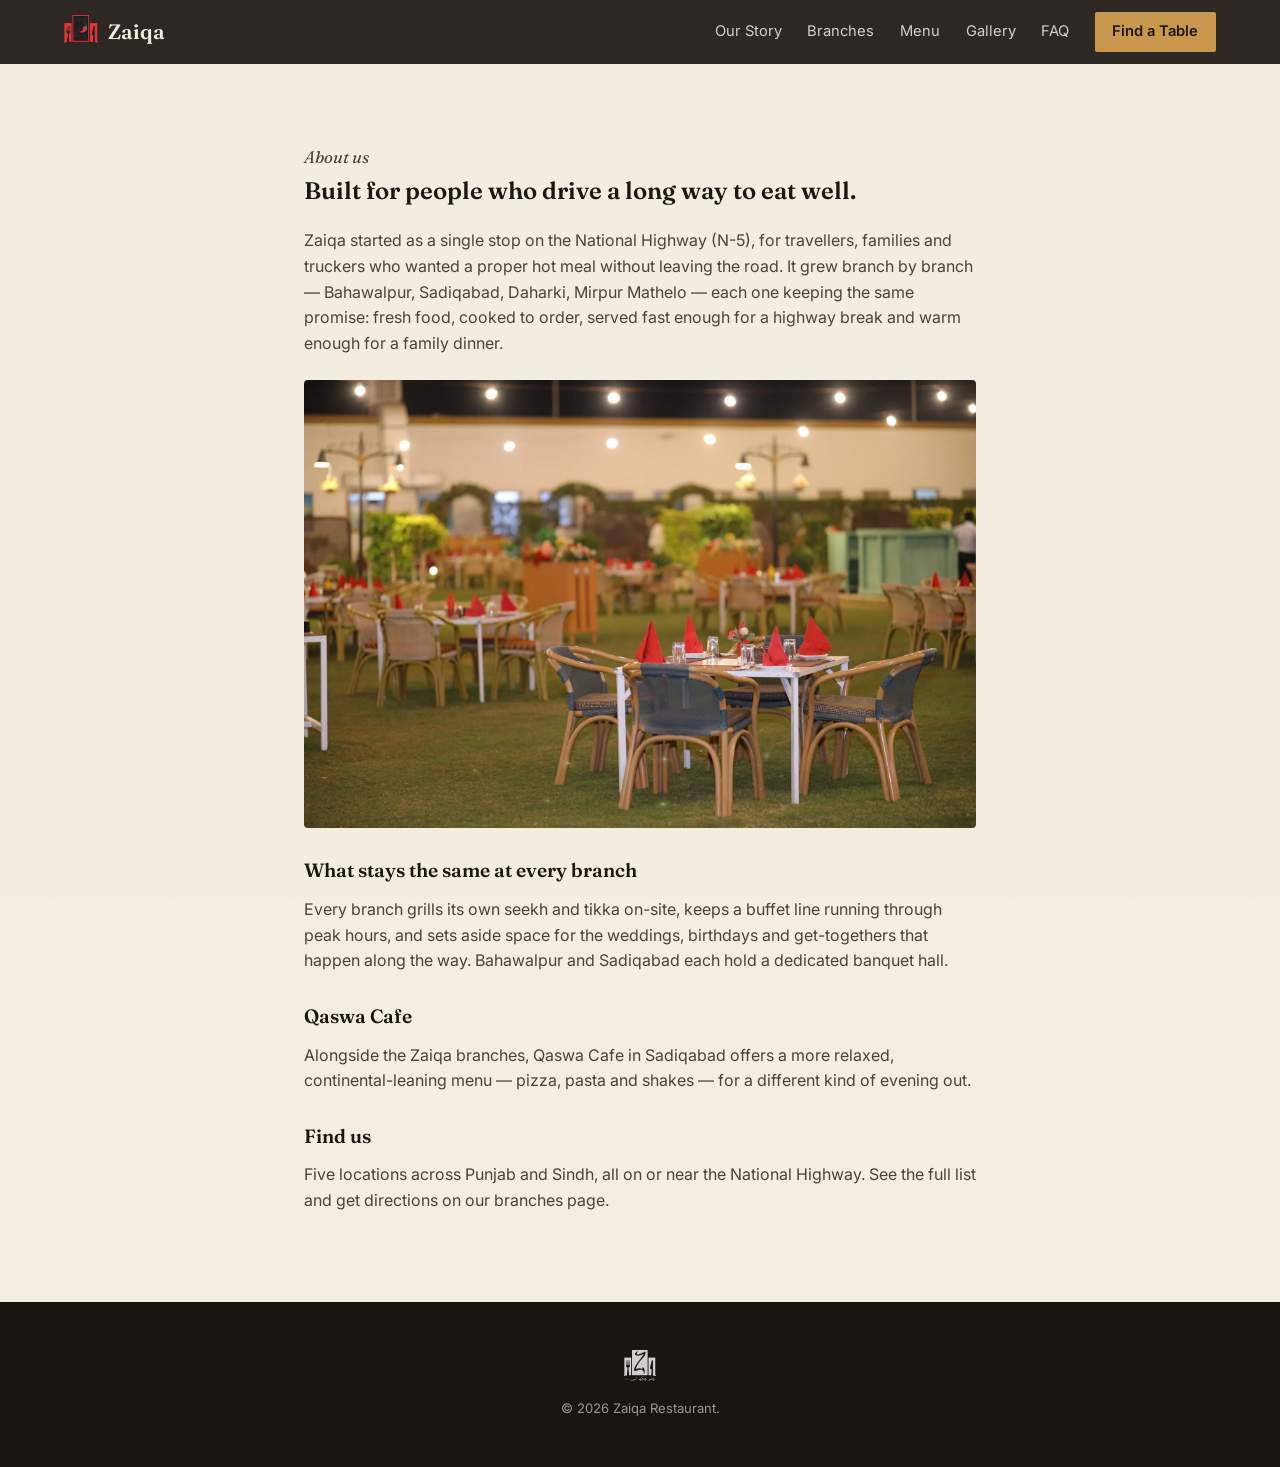
<file: about.html>
<!DOCTYPE html>
<html lang="en">
<head>
<meta charset="UTF-8" />
<meta name="viewport" content="width=device-width, initial-scale=1.0" />
<title>About Us — Zaiqa Restaurant</title>
<meta name="description" content="The story of Zaiqa Restaurant — from a single highway stop to five branches across Punjab and Sindh." />
<link rel="icon" type="image/x-icon" href="/favicon.ico">
<link rel="apple-touch-icon" href="/apple-touch-icon.png">
<link rel="preconnect" href="https://fonts.googleapis.com">
<link rel="preconnect" href="https://fonts.gstatic.com" crossorigin>
<link href="https://fonts.googleapis.com/css2?family=Fraunces:opsz,wght@9..144,400;9..144,500;9..144,600;9..144,700&family=Inter:wght@400;500;600&display=swap" rel="stylesheet">
<link rel="stylesheet" href="styles.css">
</head>
<body>
<div class="grain"></div>
<header class="site-header"><div class="header-inner">
  <a class="brand" href="/"><img src="images/logo.png" alt="Zaiqa Restaurant" class="brand-mark"><span class="brand-word">Zaiqa</span></a>
  <nav class="main-nav" id="mainNav">
    <a href="/#story">Our Story</a>
    <a href="/#route">Branches</a>
    <a href="/#menu">Menu</a>
    <a href="/#gallery">Gallery</a>
    <a href="/faq.html">FAQ</a>
    <a href="/#contact" class="nav-cta">Find a Table</a>
  </nav>
  <button class="nav-toggle" id="navToggle" aria-label="Open menu"><span></span><span></span><span></span></button>
</div></header>

<section class="legal-page">
  <p class="eyebrow-plain">About us</p>
  <h1>Built for people who drive a long way to eat well.</h1>
  <p>Zaiqa started as a single stop on the National Highway (N-5), for travellers, families and truckers who wanted a proper hot meal without leaving the road. It grew branch by branch — Bahawalpur, Sadiqabad, Daharki, Mirpur Mathelo — each one keeping the same promise: fresh food, cooked to order, served fast enough for a highway break and warm enough for a family dinner.</p>
  <img src="images/outdoor-dining.webp" alt="Zaiqa outdoor family dining" style="border-radius:4px;margin:1.5rem 0;">
  <h2>What stays the same at every branch</h2>
  <p>Every branch grills its own seekh and tikka on-site, keeps a buffet line running through peak hours, and sets aside space for the weddings, birthdays and get-togethers that happen along the way. Bahawalpur and Sadiqabad each hold a dedicated banquet hall.</p>
  <h2>Qaswa Cafe</h2>
  <p>Alongside the Zaiqa branches, Qaswa Cafe in Sadiqabad offers a more relaxed, continental-leaning menu — pizza, pasta and shakes — for a different kind of evening out.</p>
  <h2>Find us</h2>
  <p>Five locations across Punjab and Sindh, all on or near the National Highway. See the full list and get directions on our <a href="/#route">branches page</a>.</p>
</section>

<footer class="site-footer">
  <img src="images/logo.png" alt="Zaiqa Restaurant" class="footer-mark">
  <p>&copy; <span id="year"></span> Zaiqa Restaurant.</p>
</footer>
<script>
document.getElementById('year').textContent = new Date().getFullYear();
document.getElementById('navToggle').addEventListener('click', function(){ document.getElementById('mainNav').classList.toggle('open'); });
</script>
</body>
</html>
</file>
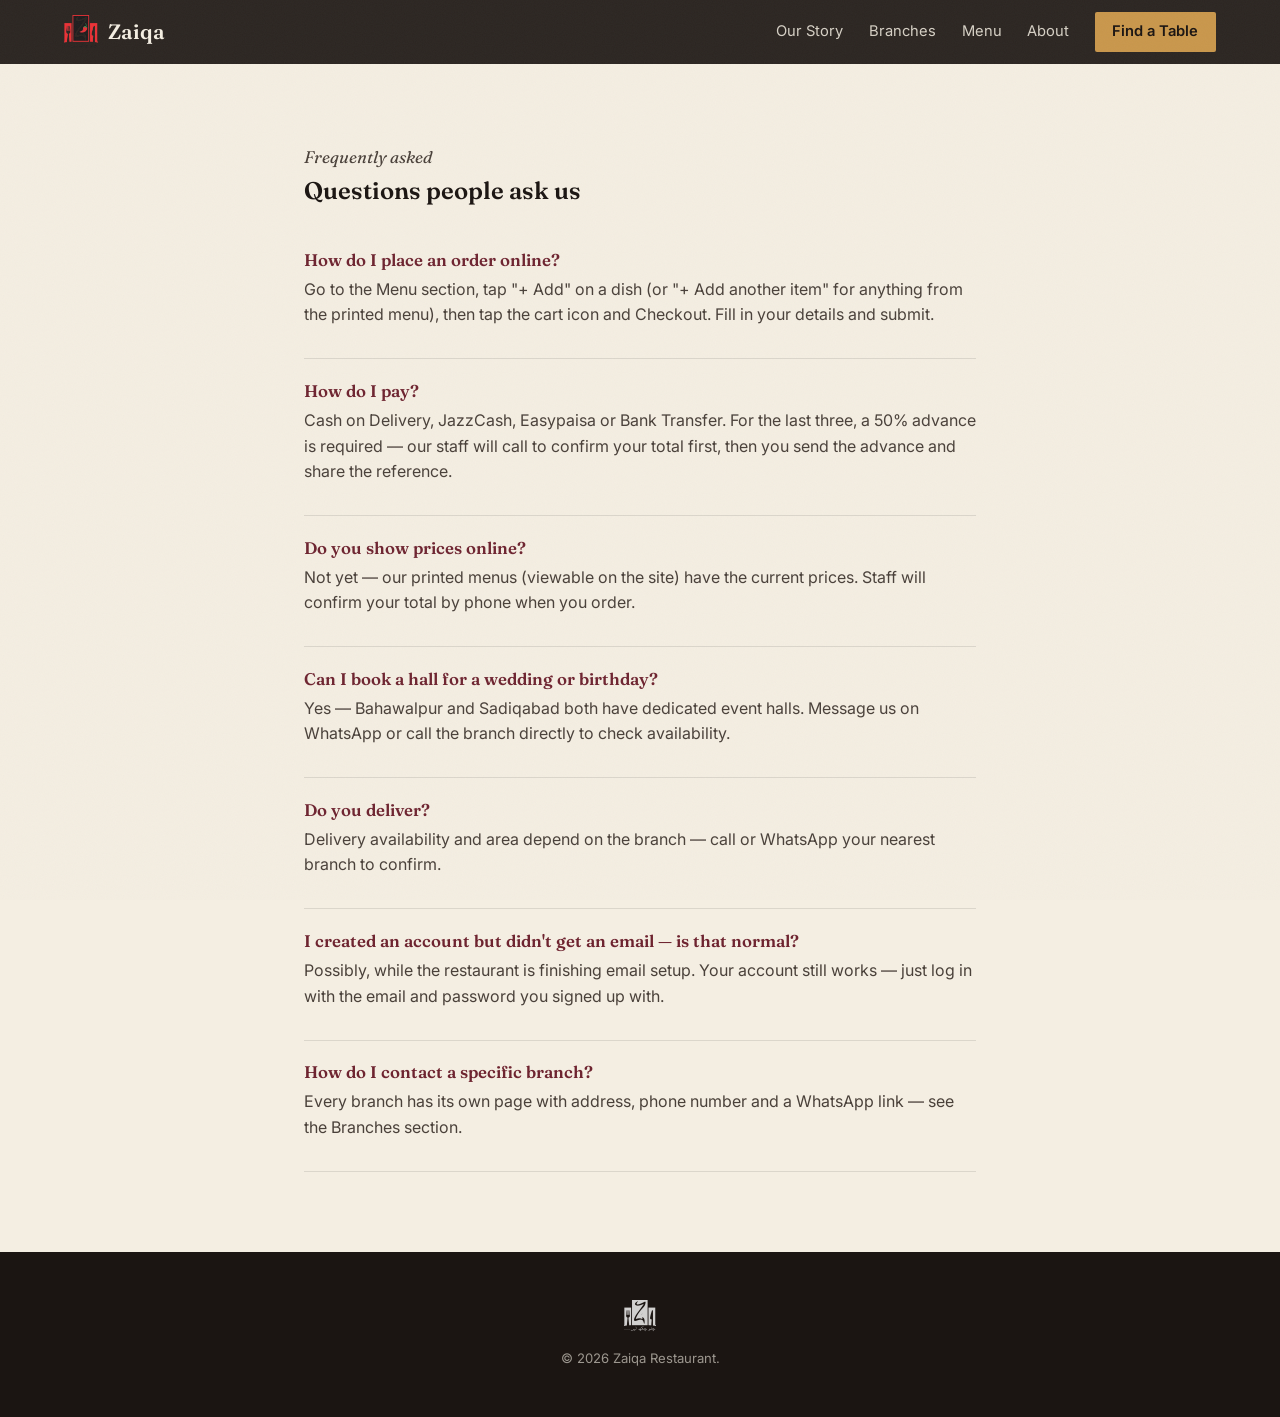
<file: faq.html>
<!DOCTYPE html>
<html lang="en">
<head>
<meta charset="UTF-8" />
<meta name="viewport" content="width=device-width, initial-scale=1.0" />
<title>FAQ — Zaiqa Restaurant</title>
<meta name="description" content="Common questions about ordering, payment, delivery and reservations at Zaiqa Restaurant." />
<link rel="icon" type="image/x-icon" href="/favicon.ico">
<link rel="apple-touch-icon" href="/apple-touch-icon.png">
<link rel="preconnect" href="https://fonts.googleapis.com">
<link rel="preconnect" href="https://fonts.gstatic.com" crossorigin>
<link href="https://fonts.googleapis.com/css2?family=Fraunces:opsz,wght@9..144,400;9..144,500;9..144,600;9..144,700&family=Inter:wght@400;500;600&display=swap" rel="stylesheet">
<link rel="stylesheet" href="styles.css">
<style>
.faq-item { border-bottom: 1px solid rgba(0,0,0,0.1); padding: 1.4rem 0; }
.faq-item h3 { color: var(--maroon); font-size: 1.05rem; margin-bottom: 0.5rem; }
.faq-item p { color: #4a413a; max-width: none; }
</style>
</head>
<body>
<div class="grain"></div>
<header class="site-header"><div class="header-inner">
  <a class="brand" href="/"><img src="images/logo.png" alt="Zaiqa Restaurant" class="brand-mark"><span class="brand-word">Zaiqa</span></a>
  <nav class="main-nav" id="mainNav">
    <a href="/#story">Our Story</a>
    <a href="/#route">Branches</a>
    <a href="/#menu">Menu</a>
    <a href="/about.html">About</a>
    <a href="/#contact" class="nav-cta">Find a Table</a>
  </nav>
  <button class="nav-toggle" id="navToggle" aria-label="Open menu"><span></span><span></span><span></span></button>
</div></header>

<section class="legal-page">
  <p class="eyebrow-plain">Frequently asked</p>
  <h1>Questions people ask us</h1>

  <div class="faq-item">
    <h3>How do I place an order online?</h3>
    <p>Go to the <a href="/#menu">Menu</a> section, tap "+ Add" on a dish (or "+ Add another item" for anything from the printed menu), then tap the cart icon and Checkout. Fill in your details and submit.</p>
  </div>
  <div class="faq-item">
    <h3>How do I pay?</h3>
    <p>Cash on Delivery, JazzCash, Easypaisa or Bank Transfer. For the last three, a 50% advance is required — our staff will call to confirm your total first, then you send the advance and share the reference.</p>
  </div>
  <div class="faq-item">
    <h3>Do you show prices online?</h3>
    <p>Not yet — our printed menus (viewable on the site) have the current prices. Staff will confirm your total by phone when you order.</p>
  </div>
  <div class="faq-item">
    <h3>Can I book a hall for a wedding or birthday?</h3>
    <p>Yes — Bahawalpur and Sadiqabad both have dedicated event halls. Message us on WhatsApp or call the branch directly to check availability.</p>
  </div>
  <div class="faq-item">
    <h3>Do you deliver?</h3>
    <p>Delivery availability and area depend on the branch — call or WhatsApp your nearest branch to confirm.</p>
  </div>
  <div class="faq-item">
    <h3>I created an account but didn't get an email — is that normal?</h3>
    <p>Possibly, while the restaurant is finishing email setup. Your account still works — just log in with the email and password you signed up with.</p>
  </div>
  <div class="faq-item">
    <h3>How do I contact a specific branch?</h3>
    <p>Every branch has its own page with address, phone number and a WhatsApp link — see the <a href="/#route">Branches</a> section.</p>
  </div>
</section>

<footer class="site-footer">
  <img src="images/logo.png" alt="Zaiqa Restaurant" class="footer-mark">
  <p>&copy; <span id="year"></span> Zaiqa Restaurant.</p>
</footer>
<script>
document.getElementById('year').textContent = new Date().getFullYear();
document.getElementById('navToggle').addEventListener('click', function(){ document.getElementById('mainNav').classList.toggle('open'); });
</script>
</body>
</html>
</file>
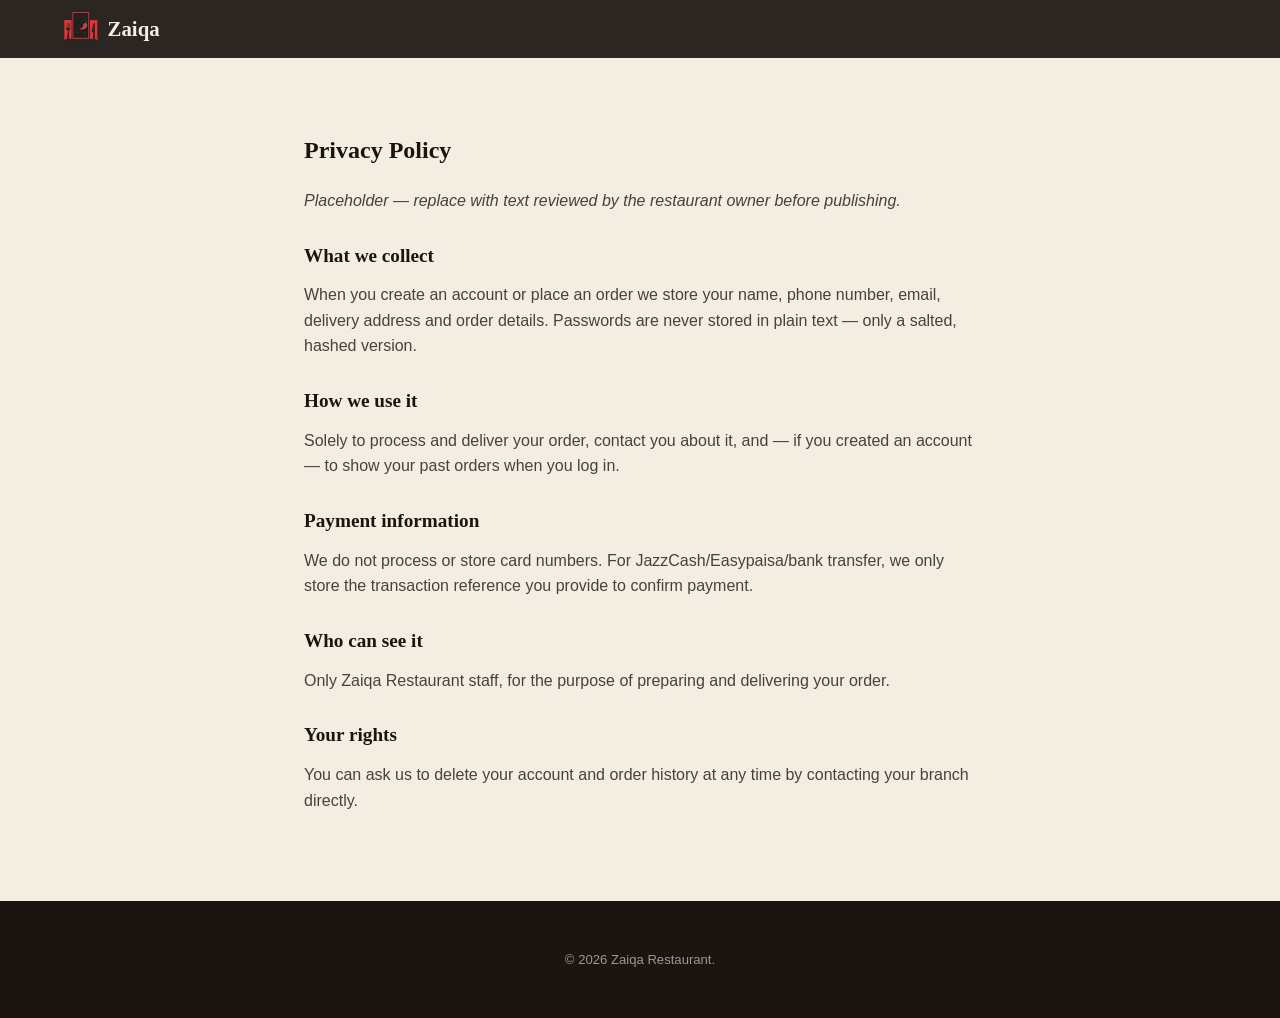
<file: privacy.html>
<!DOCTYPE html>
<html lang="en">
<head>
<meta charset="UTF-8" />
<meta name="viewport" content="width=device-width, initial-scale=1.0" />
<title>Privacy Policy — Zaiqa Restaurant</title>
<link rel="icon" type="image/x-icon" href="/favicon.ico">
<link rel="stylesheet" href="styles.css">
</head>
<body>
<header class="site-header"><div class="header-inner">
  <a class="brand" href="/"><img src="images/logo.png" alt="Zaiqa Restaurant" class="brand-mark"><span class="brand-word">Zaiqa</span></a>
</div></header>
<section class="legal-page">
  <h1>Privacy Policy</h1>
  <p><em>Placeholder — replace with text reviewed by the restaurant owner before publishing.</em></p>
  <h2>What we collect</h2>
  <p>When you create an account or place an order we store your name, phone number, email, delivery address and order details. Passwords are never stored in plain text — only a salted, hashed version.</p>
  <h2>How we use it</h2>
  <p>Solely to process and deliver your order, contact you about it, and — if you created an account — to show your past orders when you log in.</p>
  <h2>Payment information</h2>
  <p>We do not process or store card numbers. For JazzCash/Easypaisa/bank transfer, we only store the transaction reference you provide to confirm payment.</p>
  <h2>Who can see it</h2>
  <p>Only Zaiqa Restaurant staff, for the purpose of preparing and delivering your order.</p>
  <h2>Your rights</h2>
  <p>You can ask us to delete your account and order history at any time by contacting your branch directly.</p>
</section>
<footer class="site-footer"><p>&copy; <span id="year"></span> Zaiqa Restaurant.</p></footer>
<script>document.getElementById('year').textContent = new Date().getFullYear();</script>
</body>
</html>
</file>
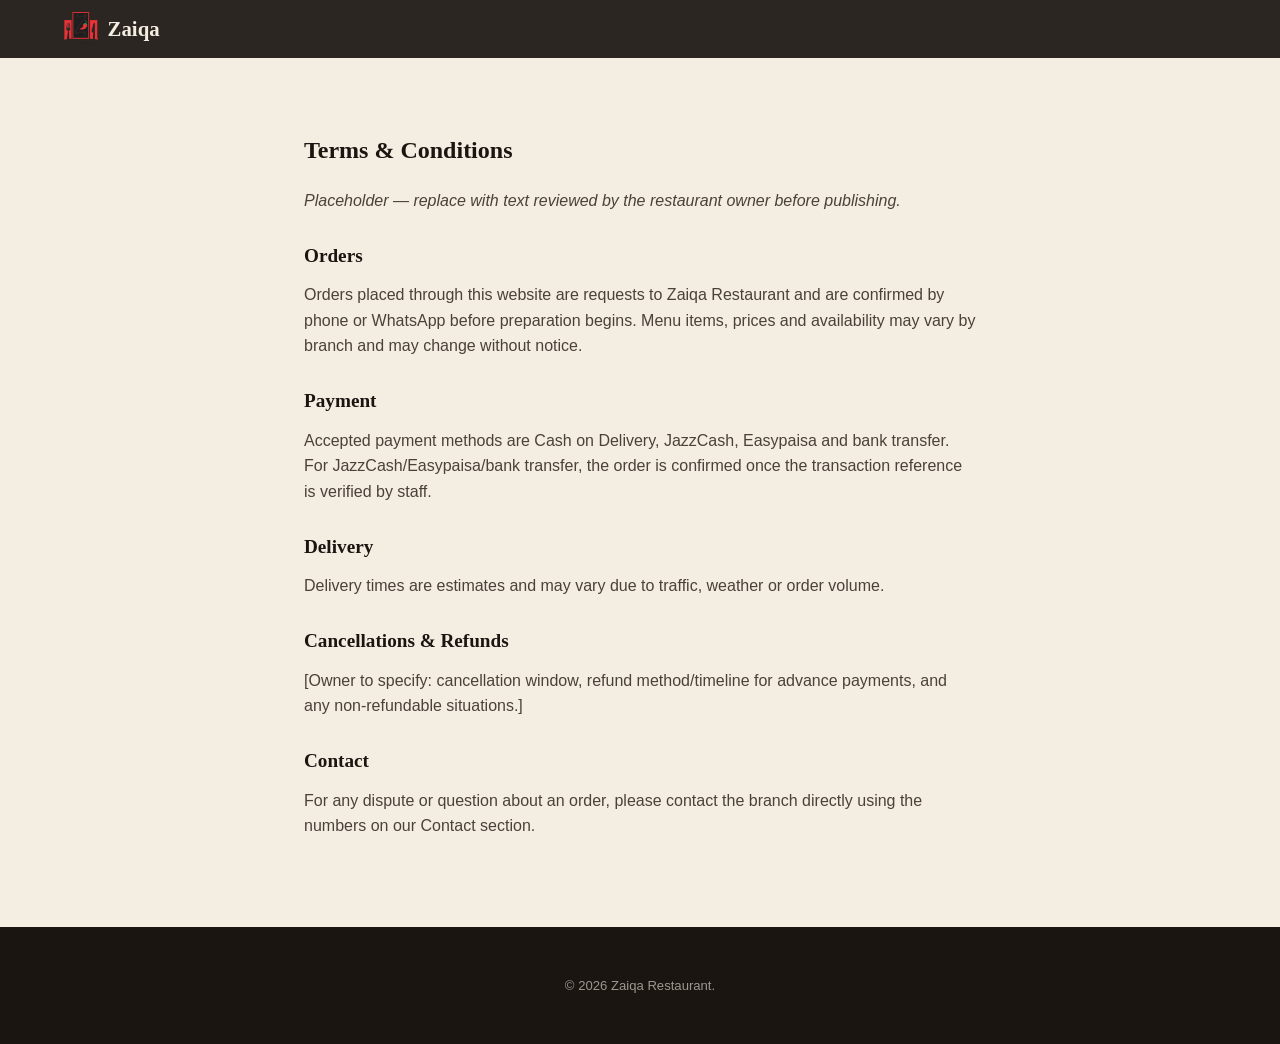
<file: terms.html>
<!DOCTYPE html>
<html lang="en">
<head>
<meta charset="UTF-8" />
<meta name="viewport" content="width=device-width, initial-scale=1.0" />
<title>Terms &amp; Conditions — Zaiqa Restaurant</title>
<link rel="icon" type="image/x-icon" href="/favicon.ico">
<link rel="stylesheet" href="styles.css">
</head>
<body>
<header class="site-header"><div class="header-inner">
  <a class="brand" href="/"><img src="images/logo.png" alt="Zaiqa Restaurant" class="brand-mark"><span class="brand-word">Zaiqa</span></a>
</div></header>
<section class="legal-page">
  <h1>Terms &amp; Conditions</h1>
  <p><em>Placeholder — replace with text reviewed by the restaurant owner before publishing.</em></p>
  <h2>Orders</h2>
  <p>Orders placed through this website are requests to Zaiqa Restaurant and are confirmed by phone or WhatsApp before preparation begins. Menu items, prices and availability may vary by branch and may change without notice.</p>
  <h2>Payment</h2>
  <p>Accepted payment methods are Cash on Delivery, JazzCash, Easypaisa and bank transfer. For JazzCash/Easypaisa/bank transfer, the order is confirmed once the transaction reference is verified by staff.</p>
  <h2>Delivery</h2>
  <p>Delivery times are estimates and may vary due to traffic, weather or order volume.</p>
  <h2>Cancellations &amp; Refunds</h2>
  <p>[Owner to specify: cancellation window, refund method/timeline for advance payments, and any non-refundable situations.]</p>
  <h2>Contact</h2>
  <p>For any dispute or question about an order, please contact the branch directly using the numbers on our <a href="/#contact">Contact</a> section.</p>
</section>
<footer class="site-footer"><p>&copy; <span id="year"></span> Zaiqa Restaurant.</p></footer>
<script>document.getElementById('year').textContent = new Date().getFullYear();</script>
</body>
</html>
</file>
<file: styles.css>
/* ===== Tokens =====
   Charcoal   #1B1512  (near-black, warm)
   Maroon     #6E2430  (brand red, from real Zaiqa signage)
   Brass      #C9974C  (accent, highway-lamp gold)
   Ivory      #F4EEE2  (warm paper background)
   Ember      #D9642B  (used sparingly, chili/charcoal accent)
*/

* { box-sizing: border-box; margin: 0; padding: 0; }

:root {
  --charcoal: #1B1512;
  --maroon: #6E2430;
  --maroon-deep: #4C1620;
  --brass: #C9974C;
  --ivory: #F4EEE2;
  --ember: #D9642B;
  --serif: "Fraunces", Georgia, serif;
  --sans: "Inter", -apple-system, sans-serif;
}

html { scroll-behavior: smooth; }

body {
  font-family: var(--sans);
  background: var(--ivory);
  color: var(--charcoal);
  line-height: 1.6;
  -webkit-font-smoothing: antialiased;
}

img { max-width: 100%; display: block; }
a { color: inherit; text-decoration: none; }
ul { list-style: none; }

h1, h2, h3 { font-family: var(--serif); font-weight: 600; line-height: 1.08; color: var(--charcoal); }
h2 { font-size: clamp(1.8rem, 4vw, 2.6rem); margin-bottom: 1rem; }
h3 { font-size: 1.25rem; margin-bottom: 0.3rem; }
p { max-width: 62ch; }
.center { text-align: center; margin-left: auto; margin-right: auto; }

.eyebrow-plain {
  font-family: var(--serif);
  font-style: italic;
  color: var(--maroon);
  font-size: 1.05rem;
  margin-bottom: 0.5rem;
}

.btn {
  display: inline-block;
  padding: 0.85rem 1.9rem;
  border-radius: 2px;
  font-weight: 600;
  font-size: 0.95rem;
  letter-spacing: 0.01em;
  transition: transform 0.15s ease, background 0.2s ease;
}
.btn-primary { background: var(--maroon); color: var(--ivory); }
.btn-primary:hover { background: var(--maroon-deep); }
.btn-ghost { border: 1.5px solid rgba(244,238,226,0.65); color: var(--ivory); }
.btn-ghost:hover { background: rgba(244,238,226,0.12); }

/* grain texture overlay for warmth */
.grain {
  position: fixed; inset: 0; pointer-events: none; z-index: 999; opacity: 0.035;
  background-image: url("data:image/svg+xml;utf8,<svg xmlns='http://www.w3.org/2000/svg' width='120' height='120'><filter id='n'><feTurbulence type='fractalNoise' baseFrequency='0.9' numOctaves='2'/></filter><rect width='100%25' height='100%25' filter='url(%23n)'/></svg>");
}

/* ===== Header ===== */
.site-header {
  position: sticky; top: 0; z-index: 100;
  background: rgba(27,21,18,0.92);
  backdrop-filter: blur(6px);
}
.header-inner {
  max-width: 1200px; margin: 0 auto;
  display: flex; align-items: center; justify-content: space-between;
  padding: 0.75rem 1.5rem;
}
.brand { display: flex; align-items: center; gap: 0.6rem; }
.brand-mark { height: 34px; width: auto; }
.brand-word { font-family: var(--serif); font-size: 1.3rem; color: var(--ivory); font-weight: 600; }
.main-nav { display: flex; align-items: center; gap: 1.6rem; }
.main-nav a { color: rgba(244,238,226,0.85); font-size: 0.92rem; }
.main-nav a:hover { color: var(--brass); }
.nav-cta { background: var(--brass); color: var(--charcoal) !important; padding: 0.5rem 1.1rem; border-radius: 2px; font-weight: 600; }
.nav-toggle { display: none; flex-direction: column; gap: 4px; background: none; border: none; cursor: pointer; padding: 8px; }
.nav-toggle span { width: 22px; height: 2px; background: var(--ivory); }

/* ===== Hero ===== */
.hero { position: relative; min-height: 92vh; display: flex; align-items: flex-end; overflow: hidden; }
.hero-img { position: absolute; inset: 0; width: 100%; height: 100%; object-fit: cover; }
.hero-scrim {
  position: absolute; inset: 0;
  background: linear-gradient(0deg, rgba(20,14,11,0.92) 0%, rgba(20,14,11,0.45) 45%, rgba(20,14,11,0.15) 100%);
}
.hero-content { position: relative; z-index: 2; padding: 4rem 1.5rem 4.5rem; max-width: 900px; margin: 0 auto; width: 100%; }
.hero-kicker { color: var(--brass); font-size: 0.85rem; letter-spacing: 0.06em; margin-bottom: 1rem; }
.hero h1 { color: var(--ivory); font-size: clamp(2.6rem, 7vw, 4.6rem); margin-bottom: 1.2rem; }
.hero-sub { color: rgba(244,238,226,0.88); font-size: 1.05rem; max-width: 46ch; margin-bottom: 2rem; }
.hero-actions { display: flex; gap: 1rem; flex-wrap: wrap; }

.hero-stats { display: flex; align-items: center; gap: 1.6rem; margin-top: 3rem; }
.hero-stat { display: flex; flex-direction: column; }
.hero-stat-num { font-family: var(--serif); font-size: 1.9rem; color: var(--brass); font-weight: 600; line-height: 1; }
.hero-stat-label { font-size: 0.72rem; letter-spacing: 0.06em; text-transform: uppercase; color: rgba(244,238,226,0.65); margin-top: 0.3rem; }
.hero-stat-div { width: 1px; height: 32px; background: rgba(201,151,76,0.35); }

.hero-scroll-cue {
  position: absolute; bottom: 1.6rem; left: 50%; transform: translateX(-50%); z-index: 2;
  width: 22px; height: 36px; border: 1.5px solid rgba(244,238,226,0.5); border-radius: 12px;
}
.hero-scroll-cue span {
  position: absolute; top: 6px; left: 50%; width: 3px; height: 8px; margin-left: -1.5px;
  background: var(--brass); border-radius: 2px; animation: scrollcue 1.8s ease-in-out infinite;
}
@keyframes scrollcue { 0% { opacity: 1; transform: translateY(0); } 70% { opacity: 0; transform: translateY(10px); } 100% { opacity: 0; } }

.hero-img { animation: kenburns 22s ease-in-out infinite alternate; }
@keyframes kenburns { 0% { transform: scale(1); } 100% { transform: scale(1.08); } }

/* ===== Story ===== */
.story { padding: 6rem 1.5rem; max-width: 1200px; margin: 0 auto; }
.story-grid { display: grid; grid-template-columns: 1fr 1fr; gap: 3.5rem; align-items: center; }
.story-media img { border-radius: 3px; }

/* ===== Route (highway motif) ===== */
.route { padding: 6rem 1.5rem; background: var(--charcoal); color: var(--ivory); }
.route h2 { color: var(--ivory); }
.route-line { max-width: 900px; margin: 3.5rem auto 0; position: relative; padding-left: 2.2rem; }
.route-line::before {
  content: ""; position: absolute; left: 11px; top: 6px; bottom: 6px; width: 2px;
  background: repeating-linear-gradient(0deg, var(--brass) 0 10px, transparent 10px 20px);
}
.stop { position: relative; padding-bottom: 3rem; }
.stop:last-child { padding-bottom: 0; }
.stop-marker {
  position: absolute; left: -2.2rem; top: 0; width: 24px; height: 24px; border-radius: 50%;
  background: var(--brass); color: var(--charcoal); font-family: var(--serif); font-weight: 700;
  display: flex; align-items: center; justify-content: center; font-size: 0.85rem;
}
.stop-card {
  background: rgba(244,238,226,0.04); border: 1px solid rgba(201,151,76,0.25);
  border-radius: 3px; padding: 1.4rem 1.4rem 0; overflow: hidden;
}
.stop-card h3 { color: var(--ivory); }
.stop-tag { color: var(--brass); font-size: 0.85rem; margin-bottom: 0.6rem; }
.stop-addr, .stop-phone { color: rgba(244,238,226,0.75); font-size: 0.92rem; }
.stop-card img { margin-top: 1rem; border-radius: 2px; max-height: 220px; width: 100%; object-fit: cover; }
.stop-soon .stop-card { padding-bottom: 1.4rem; opacity: 0.6; }
.stop-soon .stop-marker { background: transparent; border: 1.5px dashed var(--brass); color: var(--brass); }

/* ===== Menu ===== */
.menu { padding: 6rem 1.5rem; max-width: 1200px; margin: 0 auto; }
.dish-grid { display: grid; grid-template-columns: repeat(4, 1fr); gap: 1.2rem; margin-top: 2.5rem; }
.dish-grid figure { position: relative; border-radius: 3px; overflow: hidden; aspect-ratio: 3/4; }
.dish-grid img { width: 100%; height: 100%; object-fit: cover; }
.dish-grid figcaption {
  position: absolute; left: 0; right: 0; bottom: 0; padding: 0.9rem;
  background: linear-gradient(0deg, rgba(20,14,11,0.85), transparent);
  color: var(--ivory); font-size: 0.88rem; font-weight: 500;
}
.menu-note { margin: 2.5rem auto 1.2rem; text-align: center; color: #6b5f52; }
.menu-scans { display: flex; gap: 0.9rem; overflow-x: auto; padding-bottom: 1rem; scroll-snap-type: x mandatory; }
.menu-scans img { flex: 0 0 200px; height: 270px; object-fit: cover; border-radius: 3px; cursor: pointer; scroll-snap-align: start; border: 1px solid rgba(0,0,0,0.08); }

/* ===== Events ===== */
.events { padding: 6rem 1.5rem; background: var(--maroon); color: var(--ivory); }
.events-grid { max-width: 1200px; margin: 0 auto; display: grid; grid-template-columns: 1fr 1fr; gap: 3.5rem; align-items: center; }
.events-media img { border-radius: 3px; }
.events h2 { color: var(--ivory); }
.events .eyebrow-plain { color: var(--brass); }
.events-list li { padding: 0.4rem 0; border-bottom: 1px solid rgba(244,238,226,0.2); font-size: 0.95rem; }
.events .btn-primary { background: var(--brass); color: var(--charcoal); margin-top: 1.6rem; }
.events .btn-primary:hover { background: #dcaf62; }

/* ===== Gallery ===== */
.gallery { padding: 6rem 1.5rem; max-width: 1200px; margin: 0 auto; }
.gallery-grid { display: grid; grid-template-columns: repeat(4, 1fr); grid-auto-rows: 180px; gap: 0.9rem; margin-top: 2.5rem; }
.gallery-grid img { width: 100%; height: 100%; object-fit: cover; border-radius: 3px; cursor: pointer; }
.gallery-grid .tall { grid-row: span 2; }

/* ===== Qaswa ===== */
.qaswa { padding: 6rem 1.5rem; background: var(--charcoal); color: var(--ivory); }
.qaswa-grid { max-width: 1200px; margin: 0 auto; display: grid; grid-template-columns: 1fr 1.2fr; gap: 3.5rem; align-items: center; }
.qaswa-logo { height: 60px; width: auto; margin-bottom: 1.2rem; filter: brightness(0) invert(1); }
.qaswa h2 { color: var(--ivory); }
.qaswa .eyebrow-plain { color: var(--brass); }
.qaswa-media { display: grid; grid-template-columns: 1.4fr 1fr; gap: 0.8rem; }
.qaswa-media img:first-child { grid-row: span 2; border-radius: 3px; }
.qaswa-media img { border-radius: 3px; }

/* ===== Contact ===== */
.contact { padding: 6rem 1.5rem; max-width: 1200px; margin: 0 auto; }
.contact-grid { display: grid; grid-template-columns: repeat(5, 1fr); gap: 1rem; margin-top: 2.5rem; }
.contact-card { border: 1px solid rgba(0,0,0,0.1); border-radius: 3px; padding: 1.3rem; }
.contact-card h3 { font-size: 1.05rem; color: var(--maroon); }
.contact-card p { font-size: 0.88rem; color: #4a413a; }

/* ===== Footer ===== */
.site-footer { background: var(--charcoal); color: rgba(244,238,226,0.6); text-align: center; padding: 3rem 1.5rem; }
.footer-mark { height: 32px; margin: 0 auto 1rem; filter: brightness(0) invert(1); opacity: 0.8; }
.site-footer p { max-width: 50ch; margin: 0 auto; font-size: 0.82rem; }

/* ===== Lightbox ===== */
.lightbox { position: fixed; inset: 0; background: rgba(10,7,6,0.94); z-index: 1000; display: none; align-items: center; justify-content: center; padding: 2rem; }
.lightbox.open { display: flex; }
.lightbox img { max-width: 92vw; max-height: 88vh; object-fit: contain; border-radius: 2px; }
.lightbox-close { position: absolute; top: 1.5rem; right: 1.8rem; background: none; border: none; color: var(--ivory); font-size: 2.4rem; cursor: pointer; line-height: 1; }

/* ===== Header icons / cart badge ===== */
.header-icons { display: flex; align-items: center; gap: 0.6rem; }
.icon-btn { position: relative; background: none; border: none; font-size: 1.2rem; cursor: pointer; color: var(--ivory); padding: 6px; }
.cart-count {
  position: absolute; top: -2px; right: -2px; background: var(--brass); color: var(--charcoal);
  font-size: 0.65rem; font-weight: 700; border-radius: 50%; width: 17px; height: 17px;
  display: flex; align-items: center; justify-content: center;
}
#accountLink { white-space: nowrap; }

/* ===== Add-to-order buttons ===== */
.dish-grid figcaption { display: flex; align-items: center; justify-content: space-between; gap: 0.5rem; }
.add-btn {
  background: var(--brass); color: var(--charcoal); border: none; border-radius: 2px;
  font-size: 0.72rem; font-weight: 700; padding: 0.3rem 0.6rem; cursor: pointer; white-space: nowrap;
}
.add-btn:hover { background: #dcaf62; }
.btn-dark-ghost { border: 1.5px solid var(--maroon); color: var(--maroon); background: none; cursor: pointer; display: block; margin: 0.5rem auto 0; }
.btn-dark-ghost:hover { background: rgba(110,36,48,0.08); }
.btn-block { width: 100%; border: none; cursor: pointer; }

/* ===== Modals ===== */
.modal { position: fixed; inset: 0; background: rgba(10,7,6,0.75); z-index: 1100; display: none; align-items: center; justify-content: center; padding: 1.2rem; }
.modal.open { display: flex; }
.modal-box { background: var(--ivory); border-radius: 6px; padding: 2rem; max-width: 420px; width: 100%; max-height: 88vh; overflow-y: auto; position: relative; }
.modal-close { position: absolute; top: 0.8rem; right: 1rem; background: none; border: none; font-size: 1.6rem; cursor: pointer; color: var(--charcoal); line-height: 1; }
.modal-box h3 { margin-bottom: 1.2rem; }

.auth-tabs { display: flex; gap: 0.5rem; margin-bottom: 1.4rem; }
.auth-tab { flex: 1; padding: 0.6rem; border: 1px solid rgba(0,0,0,0.15); background: none; cursor: pointer; font-weight: 600; border-radius: 3px; }
.auth-tab.active { background: var(--maroon); color: var(--ivory); border-color: var(--maroon); }
.auth-form { display: none; flex-direction: column; gap: 0.9rem; }
.auth-form.active { display: flex; }

form label { display: flex; flex-direction: column; gap: 0.3rem; font-size: 0.85rem; font-weight: 600; color: #4a413a; }
form input, form textarea, form select {
  font-family: var(--sans); font-size: 0.95rem; padding: 0.65rem 0.8rem;
  border: 1px solid rgba(0,0,0,0.18); border-radius: 3px; background: #fff; color: var(--charcoal);
}
form .hint { font-weight: 400; font-size: 0.75rem; color: #8a7d6d; }
.form-msg { font-size: 0.85rem; min-height: 1.1em; }
.form-msg.error { color: #a3232f; }
.form-msg.success { color: #2f7a3d; }
.hp { position: absolute; left: -9999px; }

/* ===== Cart drawer ===== */
.drawer {
  position: fixed; top: 0; right: 0; bottom: 0; width: min(380px, 92vw);
  background: var(--ivory); z-index: 1101; transform: translateX(100%);
  transition: transform 0.25s ease; display: flex; flex-direction: column;
}
.drawer.open { transform: translateX(0); }
.drawer-scrim { position: fixed; inset: 0; background: rgba(10,7,6,0.6); z-index: 1099; display: none; }
.drawer-scrim.open { display: block; }
.drawer-head { display: flex; align-items: center; justify-content: space-between; padding: 1.2rem 1.4rem; border-bottom: 1px solid rgba(0,0,0,0.08); }
.drawer-body { flex: 1; overflow-y: auto; padding: 1rem 1.4rem; }
.drawer-foot { padding: 1.2rem 1.4rem 1.6rem; border-top: 1px solid rgba(0,0,0,0.08); }
.cart-note { font-size: 0.78rem; color: #8a7d6d; margin-top: 0.8rem; text-align: center; }
.cart-line { display: flex; align-items: center; justify-content: space-between; gap: 0.6rem; padding: 0.7rem 0; border-bottom: 1px solid rgba(0,0,0,0.06); }
.cart-line-name { font-weight: 600; font-size: 0.92rem; }
.cart-qty { display: flex; align-items: center; gap: 0.5rem; }
.cart-qty button { width: 24px; height: 24px; border-radius: 50%; border: 1px solid rgba(0,0,0,0.2); background: #fff; cursor: pointer; }
.cart-remove { background: none; border: none; color: #a3232f; font-size: 0.78rem; cursor: pointer; text-decoration: underline; }
.cart-empty { color: #8a7d6d; text-align: center; padding: 2rem 0; }

/* ===== Legal pages ===== */
.legal-page { max-width: 720px; margin: 0 auto; padding: 5rem 1.5rem; }
.legal-page h1 { margin-bottom: 1.5rem; }
.legal-page h2 { font-size: 1.2rem; margin-top: 2rem; }
.legal-page p { max-width: none; margin-bottom: 0.5rem; color: #4a413a; }

/* ===== WhatsApp float button ===== */
.wa-float {
  position: fixed; bottom: 22px; right: 22px; width: 56px; height: 56px; border-radius: 50%;
  background: #25D366; display: flex; align-items: center; justify-content: center;
  box-shadow: 0 4px 14px rgba(0,0,0,0.3); z-index: 900; transition: transform 0.15s ease;
}
.wa-float:hover { transform: scale(1.08); }

.advance-note {
  background: rgba(201,151,76,0.14); border: 1px solid rgba(201,151,76,0.4);
  border-radius: 4px; padding: 0.8rem 1rem; font-size: 0.85rem; color: #4a413a; line-height: 1.5;
}
#locationMsg.error { color: #a3232f; }
#locationMsg.success { color: #2f7a3d; }
#locationMsg.warn { color: #a35a1f; }

.order-success { text-align: center; padding: 1rem 0; }
.order-success h4 { margin-bottom: 0.6rem; }
.order-success .btn { margin-top: 0.8rem; }

/* ===== Responsive ===== */
@media (max-width: 880px) {
  .main-nav { position: fixed; top: 62px; left: 0; right: 0; background: var(--charcoal); flex-direction: column; align-items: flex-start; padding: 1.5rem; gap: 1.1rem; transform: translateY(-130%); transition: transform 0.25s ease; }
  .main-nav.open { transform: translateY(0); }
  .nav-toggle { display: flex; }
  .story-grid, .events-grid, .qaswa-grid { grid-template-columns: 1fr; gap: 2rem; }
  .story-media, .events-media { order: -1; }
  .dish-grid { grid-template-columns: repeat(2, 1fr); }
  .gallery-grid { grid-template-columns: repeat(2, 1fr); }
  .contact-grid { grid-template-columns: repeat(2, 1fr); }
}

@media (prefers-reduced-motion: reduce) {
  html { scroll-behavior: auto; }
  * { transition: none !important; animation: none !important; }
}

/* ===== Scroll reveal ===== */
[data-reveal] { opacity: 0; transform: translateY(28px); transition: opacity 0.8s ease, transform 0.8s ease; }
[data-reveal].in-view { opacity: 1; transform: translateY(0); }
[data-reveal-child] { opacity: 0; transform: translateY(20px); transition: opacity 0.6s ease, transform 0.6s ease; }
[data-reveal-child].in-view { opacity: 1; transform: translateY(0); }

/* ===== Premium hover polish ===== */
.btn-primary { position: relative; overflow: hidden; }
.btn-primary::after {
  content: ""; position: absolute; inset: 0; background: linear-gradient(115deg, transparent 20%, rgba(255,255,255,0.22) 45%, transparent 70%);
  transform: translateX(-120%); transition: transform 0.6s ease;
}
.btn-primary:hover::after { transform: translateX(120%); }

.stop-card { transition: transform 0.3s ease, box-shadow 0.3s ease, border-color 0.3s ease; }
.stop-card:hover { transform: translateY(-4px); box-shadow: 0 14px 34px rgba(0,0,0,0.35); border-color: rgba(201,151,76,0.55); }
.stop-card img { transition: transform 0.5s ease; }
.stop-card:hover img { transform: scale(1.04); }

.dish-grid figure, .gallery-grid img { transition: transform 0.4s ease; }
.dish-grid figure:hover, .gallery-grid img:hover { transform: scale(1.02); }
.dish-grid img { transition: transform 0.5s ease; }
.dish-grid figure:hover img { transform: scale(1.08); }

.menu-scans img { transition: transform 0.3s ease, box-shadow 0.3s ease; }
.menu-scans img:hover { transform: translateY(-3px) scale(1.03); box-shadow: 0 10px 24px rgba(0,0,0,0.2); }

.contact-card { transition: transform 0.25s ease, box-shadow 0.25s ease, border-color 0.25s ease; }
.contact-card:hover { transform: translateY(-3px); box-shadow: 0 10px 26px rgba(0,0,0,0.1); border-color: var(--brass); }

/* ===== Section ornament divider ===== */
.ornament { display: block; margin: 0 auto 1.6rem; opacity: 0.7; }
.ornament path, .ornament line { stroke: var(--brass); }

/* ===== Sticky header shrink ===== */
.site-header { transition: padding 0.3s ease; }
.site-header.scrolled .header-inner { padding: 0.45rem 1.5rem; }
.site-header.scrolled .brand-mark { height: 28px; }
</file>
